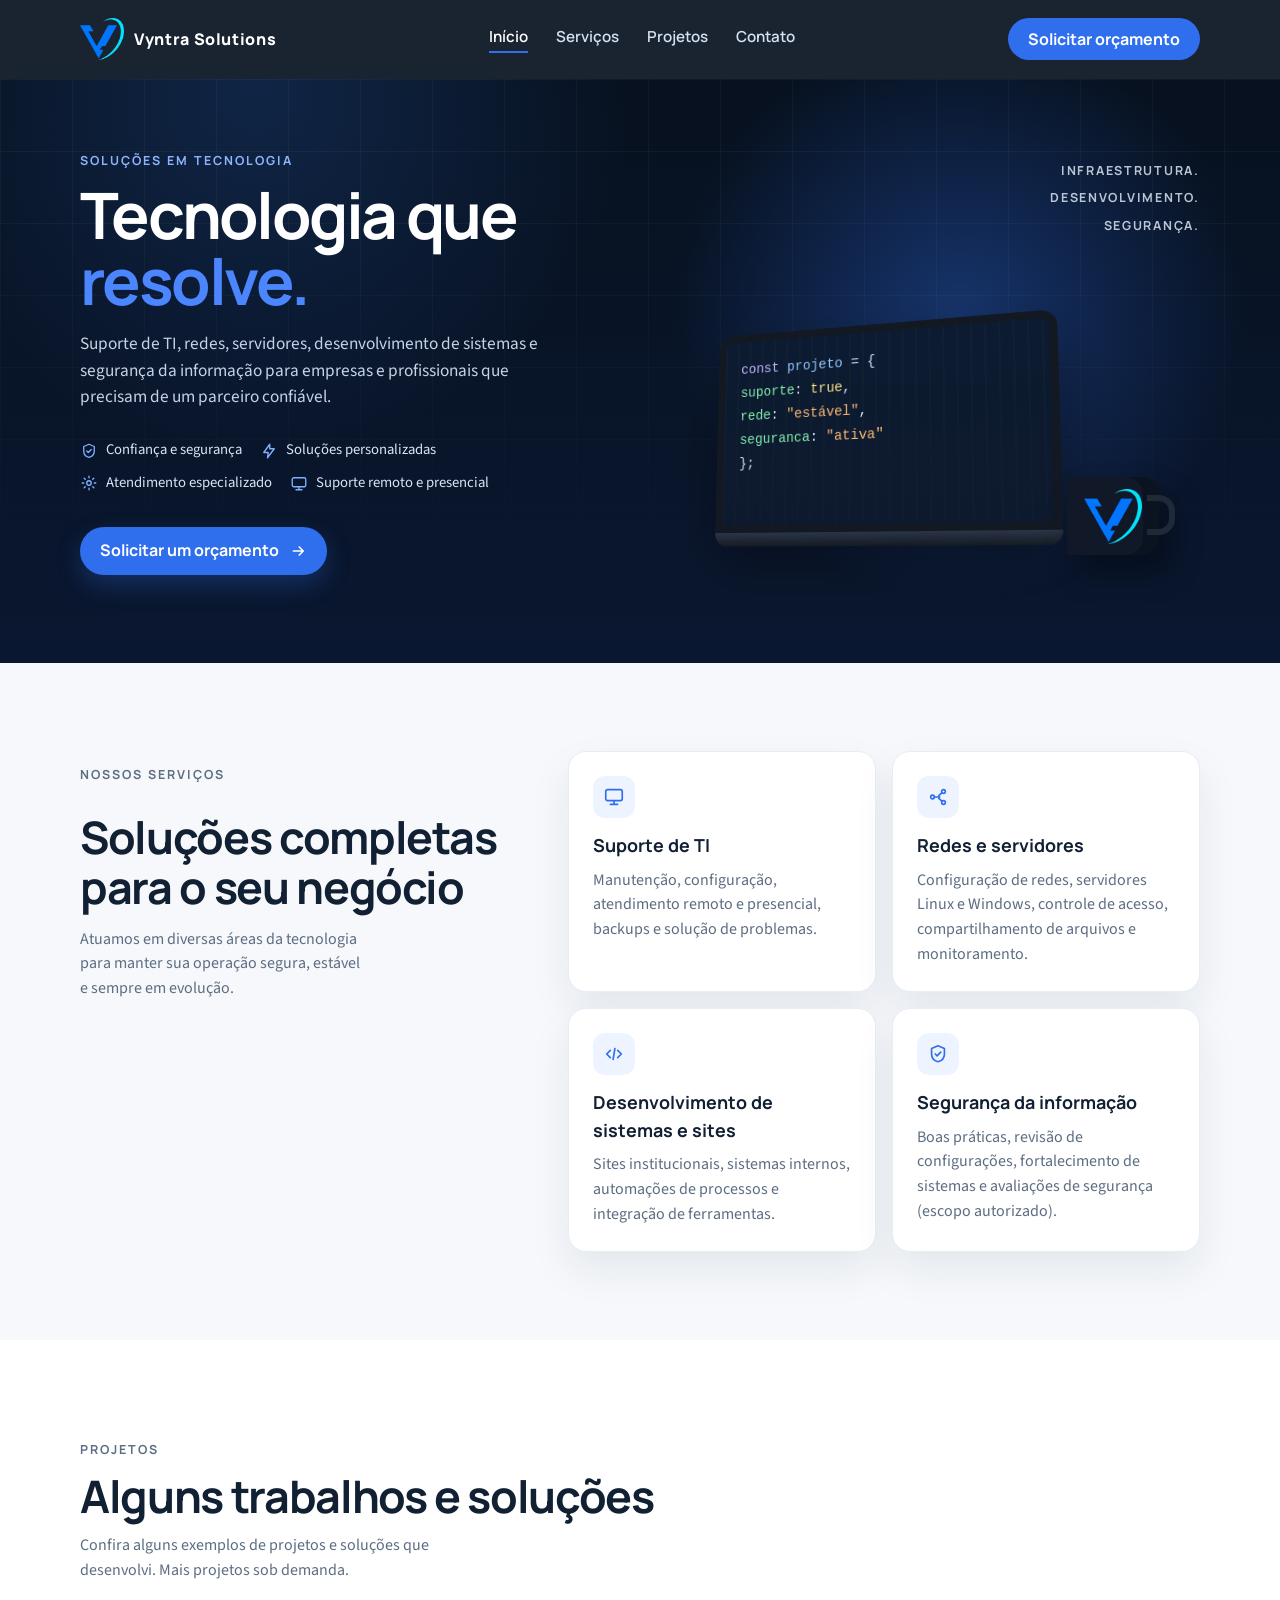
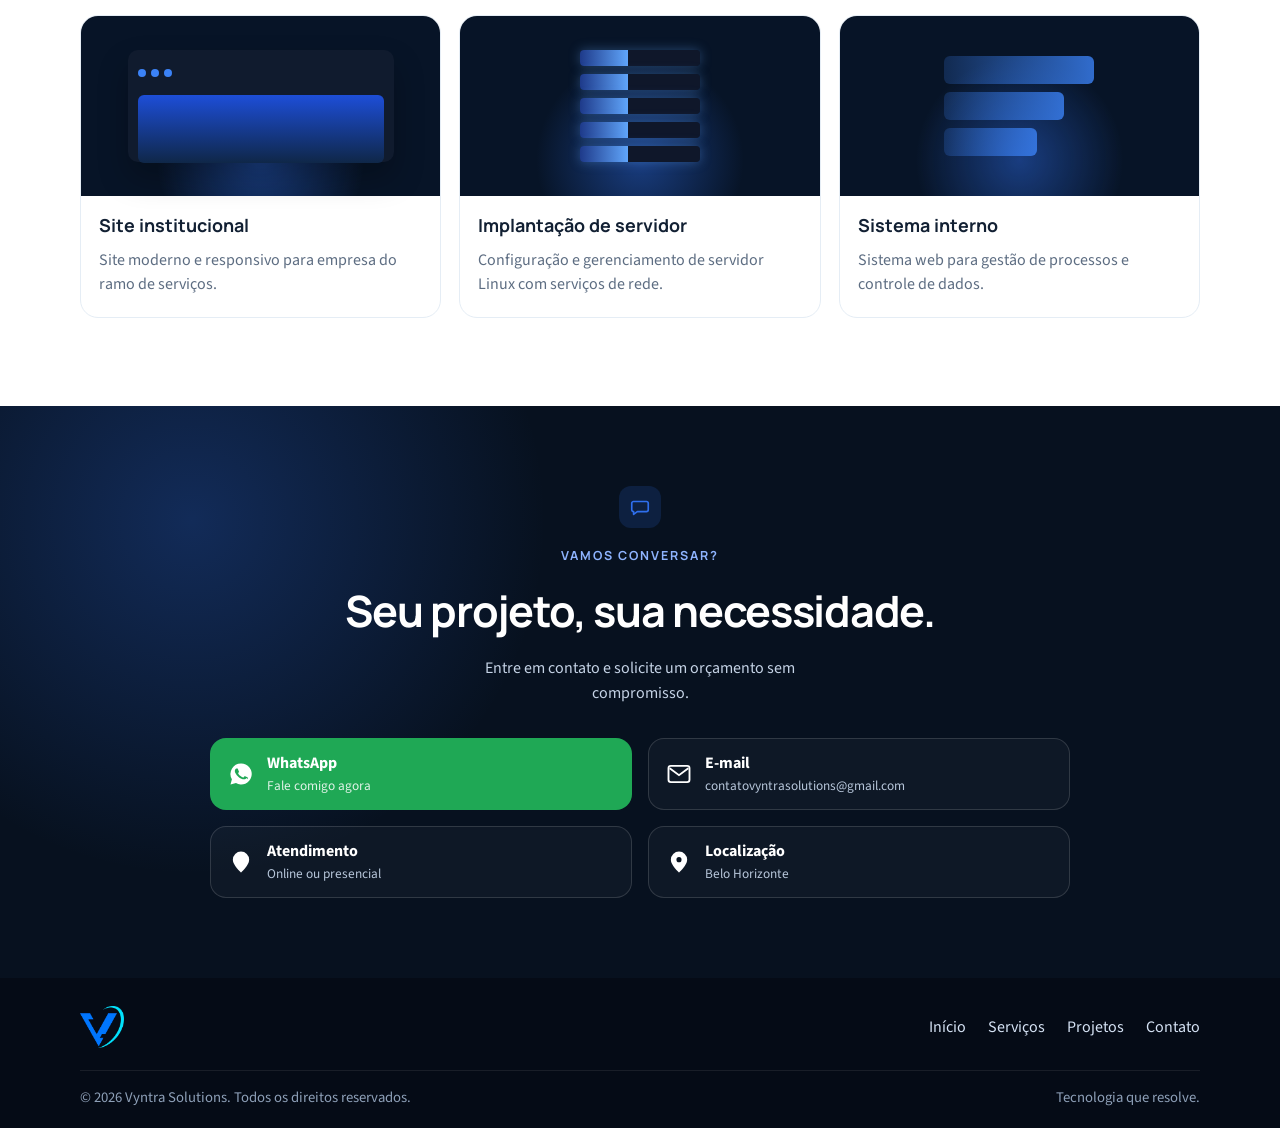
<file: index.html>
<!DOCTYPE html>
<html lang="pt-BR">
<head> 
  <!-- Google tag (gtag.js) -->
  <script async src="https://www.googletagmanager.com/gtag/js?id=G-NJP8Z92FKP"></script>
  <script>
    window.dataLayer = window.dataLayer || [];
    function gtag() {dataLayer.push(arguments);}
    gtag('js', new Date());

    gtag('config', 'G-NJP8Z92FKP');
  </script>
  <meta charset="UTF-8">
  <meta name="viewport" content="width=device-width, initial-scale=1">
  <title>Vyntra Solutions — Tecnologia que resolve</title>
  <meta name="description"
    content="Suporte de TI, redes, servidores, desenvolvimento de sistemas e segurança da informação para empresas e profissionais.">
  <link rel="icon" href="/favicon.ico" sizes="48x48">
  <link rel="icon" type="image/png" sizes="48x48" href="/assets/favicon-48.png">
  <link rel="icon" type="image/png" sizes="192x192" href="/assets/favicon-192.png">
  <link rel="apple-touch-icon" href="/assets/apple-touch-icon.png">
  <link rel="preconnect" href="https://fonts.googleapis.com">
  <link rel="preconnect" href="https://fonts.gstatic.com" crossorigin>
  <link
    href="https://fonts.googleapis.com/css2?family=Manrope:wght@500;600;700;800&family=Source+Sans+3:wght@400;500;600&display=swap"
    rel="stylesheet">
  <link rel="stylesheet" href="css/style.css">
</head>

<body>
  <header class="topo" id="topo">
    <div class="container topo-barra">
      <a class="marca" href="#inicio" aria-label="Vyntra Solutions, início">
        <img src="assets/logo.png" alt="" width="120" height="82">
        <span>Vyntra Solutions</span>
      </a>

      <button class="menu-botao" type="button" aria-expanded="false" aria-controls="menu">
        <span class="sr-only">Abrir menu</span>
        <span></span>
        <span></span>
        <span></span>
      </button>

      <nav class="menu" id="menu" aria-label="Principal">
        <a href="#inicio" aria-current="page">Início</a>
        <a href="#servicos">Serviços</a>
        <a href="#projetos">Projetos</a>
        <a href="#contato">Contato</a>
      </nav>

      <a class="botao botao-pequeno" href="#contato">Solicitar orçamento</a>
    </div>
  </header>

  <main>
    <section class="hero" id="inicio">
      <div class="container hero-grade">
        <div class="hero-texto">
          <p class="selo">Soluções em tecnologia</p>
          <h1>Tecnologia que <span>resolve.</span></h1>
          <p class="hero-resumo">
            Suporte de TI, redes, servidores, desenvolvimento de sistemas e segurança da informação para empresas e
            profissionais que precisam de um parceiro confiável.
          </p>
          <ul class="pilulas">
            <li>
              <svg viewBox="0 0 24 24" aria-hidden="true">
                <path d="M12 3l7 3v6c0 4.2-2.8 7.4-7 8.5C7.8 19.4 5 16.2 5 12V6z" />
                <path d="M9 12l2 2 4-4" />
              </svg>
              Confiança e segurança
            </li>
            <li>
              <svg viewBox="0 0 24 24" aria-hidden="true">
                <path d="M13 3L5 14h6l-1 7 9-12h-6z" />
              </svg>
              Soluções personalizadas
            </li>
            <li>
              <svg viewBox="0 0 24 24" aria-hidden="true">
                <circle cx="12" cy="12" r="3" />
                <path d="M12 3v2M12 19v2M3 12h2M19 12h2M5.6 5.6l1.4 1.4M17 17l1.4 1.4M18.4 5.6L17 7M7 17l-1.4 1.4" />
              </svg>
              Atendimento especializado
            </li>
            <li>
              <svg viewBox="0 0 24 24" aria-hidden="true">
                <rect x="3" y="5" width="18" height="12" rx="2" />
                <path d="M8 21h8M12 17v4" />
              </svg>
              Suporte remoto e presencial
            </li>
          </ul>
          <a class="botao" href="#contato">
            Solicitar um orçamento
            <svg viewBox="0 0 24 24" aria-hidden="true">
              <path d="M5 12h14M13 6l6 6-6 6" />
            </svg>
          </a>
        </div>

        <div class="hero-visual" aria-hidden="true">
          <p class="hero-pilares">
            <span>Infraestrutura.</span>
            <span>Desenvolvimento.</span>
            <span>Segurança.</span>
          </p>
          <div class="cena">
            <div class="laptop">
              <div class="laptop-tela">
                <div class="codigo">
                  <span class="c-roxo">const</span> <span class="c-azul">projeto</span> = &#123;
                  <br><span class="c-verde">suporte</span>: <span class="c-amarelo">true</span>,
                  <br><span class="c-verde">rede</span>: <span class="c-laranja">"estável"</span>,
                  <br><span class="c-verde">seguranca</span>: <span class="c-laranja">"ativa"</span>
                  <br>&#125;;
                </div>
              </div>
              <div class="laptop-base"></div>
            </div>
            <div class="caneca">
              <img src="assets/logo.png" alt="">
            </div>
          </div>
        </div>
      </div>
    </section>

    <section class="secao servicos" id="servicos">
      <div class="container servicos-grade">
        <div class="secao-intro">
          <p class="selo selo-escuro">Nossos serviços</p>
          <h2>Soluções completas para o seu negócio</h2>
          <p>
            Atuamos em diversas áreas da tecnologia para manter sua operação segura, estável e sempre em evolução.
          </p>
        </div>

        <div class="cards">
          <article class="card">
            <span class="card-icone">
              <svg viewBox="0 0 24 24" aria-hidden="true">
                <rect x="3" y="4" width="18" height="12" rx="2" />
                <path d="M8 20h8M12 16v4" />
              </svg>
            </span>
            <h3>Suporte de TI</h3>
            <p>Manutenção, configuração, atendimento remoto e presencial, backups e solução de problemas.</p>
          </article>
          <article class="card">
            <span class="card-icone">
              <svg viewBox="0 0 24 24" aria-hidden="true">
                <circle cx="6" cy="12" r="2" />
                <circle cx="18" cy="6" r="2" />
                <circle cx="18" cy="18" r="2" />
                <path d="M8 12h6M16.2 7.6l-3.4 3M16.2 16.4l-3.4-3" />
              </svg>
            </span>
            <h3>Redes e servidores</h3>
            <p>Configuração de redes, servidores Linux e Windows, controle de acesso, compartilhamento de arquivos e
              monitoramento.</p>
          </article>
          <article class="card">
            <span class="card-icone">
              <svg viewBox="0 0 24 24" aria-hidden="true">
                <path d="M8 8l-4 4 4 4M16 8l4 4-4 4M13 6l-2 12" />
              </svg>
            </span>
            <h3>Desenvolvimento de sistemas e sites</h3>
            <p>Sites institucionais, sistemas internos, automações de processos e integração de ferramentas.</p>
          </article>
          <article class="card">
            <span class="card-icone">
              <svg viewBox="0 0 24 24" aria-hidden="true">
                <path d="M12 3l7 3v6c0 4.2-2.8 7.4-7 8.5C7.8 19.4 5 16.2 5 12V6z" />
                <path d="M9 12l2 2 4-4" />
              </svg>
            </span>
            <h3>Segurança da informação</h3>
            <p>Boas práticas, revisão de configurações, fortalecimento de sistemas e avaliações de segurança (escopo
              autorizado).</p>
          </article>
        </div>
      </div>
    </section>

    <section class="secao projetos" id="projetos">
      <div class="container">
        <div class="projetos-topo">
          <div>
            <p class="selo selo-escuro">Projetos</p>
            <h2>Alguns trabalhos e soluções</h2>
            <p>Confira alguns exemplos de projetos e soluções que desenvolvi. Mais projetos sob demanda.</p>
          </div>
        </div>

        <div class="projetos-lista">
          <article class="projeto">
            <div class="projeto-capa projeto-capa-site">
              <div class="mock-browser">
                <span></span><span></span><span></span>
                <div></div>
              </div>
            </div>
            <h3>Site institucional</h3>
            <p>Site moderno e responsivo para empresa do ramo de serviços.</p>
          </article>
          <article class="projeto">
            <div class="projeto-capa projeto-capa-servidor">
              <div class="rack"><i></i><i></i><i></i><i></i><i></i></div>
            </div>
            <h3>Implantação de servidor</h3>
            <p>Configuração e gerenciamento de servidor Linux com serviços de rede.</p>
          </article>
          <article class="projeto">
            <div class="projeto-capa projeto-capa-sistema">
              <div class="painel">
                <b></b><b></b><b></b>
              </div>
            </div>
            <h3>Sistema interno</h3>
            <p>Sistema web para gestão de processos e controle de dados.</p>
          </article>
        </div>
      </div>
    </section>

    <section class="contato" id="contato">
      <div class="container contato-centro">
        <span class="contato-balao" aria-hidden="true">
          <svg viewBox="0 0 24 24">
            <path d="M5 6h14a2 2 0 012 2v7a2 2 0 01-2 2H9l-4 3v-3H5a2 2 0 01-2-2V8a2 2 0 012-2z" />
          </svg>
        </span>
        <p class="selo">Vamos conversar?</p>
        <h2>Seu projeto, sua necessidade.</h2>
        <p>Entre em contato e solicite um orçamento sem compromisso.</p>
        <div class="contato-atalhos">
          <a class="atalho atalho-whatsapp" id="atalho-whatsapp"
            href="https://wa.me/?text=Ol%C3%A1%2C%20gostaria%20de%20solicitar%20um%20or%C3%A7amento." target="_blank"
            rel="noopener noreferrer">
            <svg viewBox="0 0 24 24" aria-hidden="true">
              <path
                d="M12 3a9 9 0 00-7.8 13.5L3 21l4.7-1.2A9 9 0 1012 3zm4.6 12.4c-.2.6-1.2 1.1-1.7 1.1-.4 0-.9.2-3-.7-2.5-1.1-4.1-3.6-4.2-3.8-.1-.2-1-1.3-1-2.5s.6-1.8.9-2c.2-.2.5-.3.7-.3h.5c.2 0 .4 0 .6.5.2.6.7 2 .8 2.1.1.2.1.3 0 .5-.1.2-.2.3-.3.5l-.2.3c-.1.1-.2.2-.1.4.2.3.8 1.3 1.7 2.1 1.2 1 2.1 1.3 2.4 1.4.2.1.4.1.5-.1.2-.2.6-.7.8-.9.2-.2.3-.2.6-.1.2.1 1.5.7 1.8.8.2.1.4.2.4.3.1.3 0 .9-.2 1.5z" />
            </svg>
            <span><strong>WhatsApp</strong><small>Fale comigo agora</small></span>
          </a>
          <a class="atalho atalho-email" href="mailto:contatovyntrasolutions@gmail.com">
            <svg viewBox="0 0 24 24" aria-hidden="true">
              <rect x="3" y="5" width="18" height="14" rx="2" />
              <path d="M4 7l8 6 8-6" />
            </svg>
            <span><strong>E-mail</strong><small>contatovyntrasolutions@gmail.com</small></span>
          </a>
          <div class="atalho">
            <svg viewBox="0 0 24 24" aria-hidden="true">
              <path d="M12 21s7-6.2 7-11a7 7 0 10-14 0c0 4.8 7 11 7 11z" />
              <circle cx="12" cy="10" r="2.2" />
            </svg>
            <span><strong>Atendimento</strong><small>Online ou presencial</small></span>
          </div>
          <a class="atalho" href="https://www.google.com/maps/search/?api=1&amp;query=Belo%20Horizonte%2C%20MG"
            target="_blank" rel="noopener noreferrer">
            <svg viewBox="0 0 24 24" aria-hidden="true">
              <path d="M12 21s7-6.2 7-11a7 7 0 10-14 0c0 4.8 7 11 7 11z" />
              <circle cx="12" cy="10" r="2.2" fill="#07111f" />
            </svg>
            <span><strong>Localização</strong><small>Belo Horizonte</small></span>
          </a>
        </div>
      </div>
    </section>
  </main>

  <footer class="rodape">
    <div class="container rodape-topo">
      <a class="marca" href="#inicio" aria-label="Vyntra Solutions, início">
        <img src="assets/logo.png" alt="" width="120" height="82">
      </a>
      <nav aria-label="Rodapé">
        <a href="#inicio">Início</a>
        <a href="#servicos">Serviços</a>
        <a href="#projetos">Projetos</a>
        <a href="#contato">Contato</a>
      </nav>

    </div>
    <div class="container rodape-base">
      <p>© <span id="ano"></span> Vyntra Solutions. Todos os direitos reservados.</p>
      <p>Tecnologia que resolve.</p>
    </div>
  </footer>

  <script src="js/main.js" defer></script>
</body>

</html>
</file>
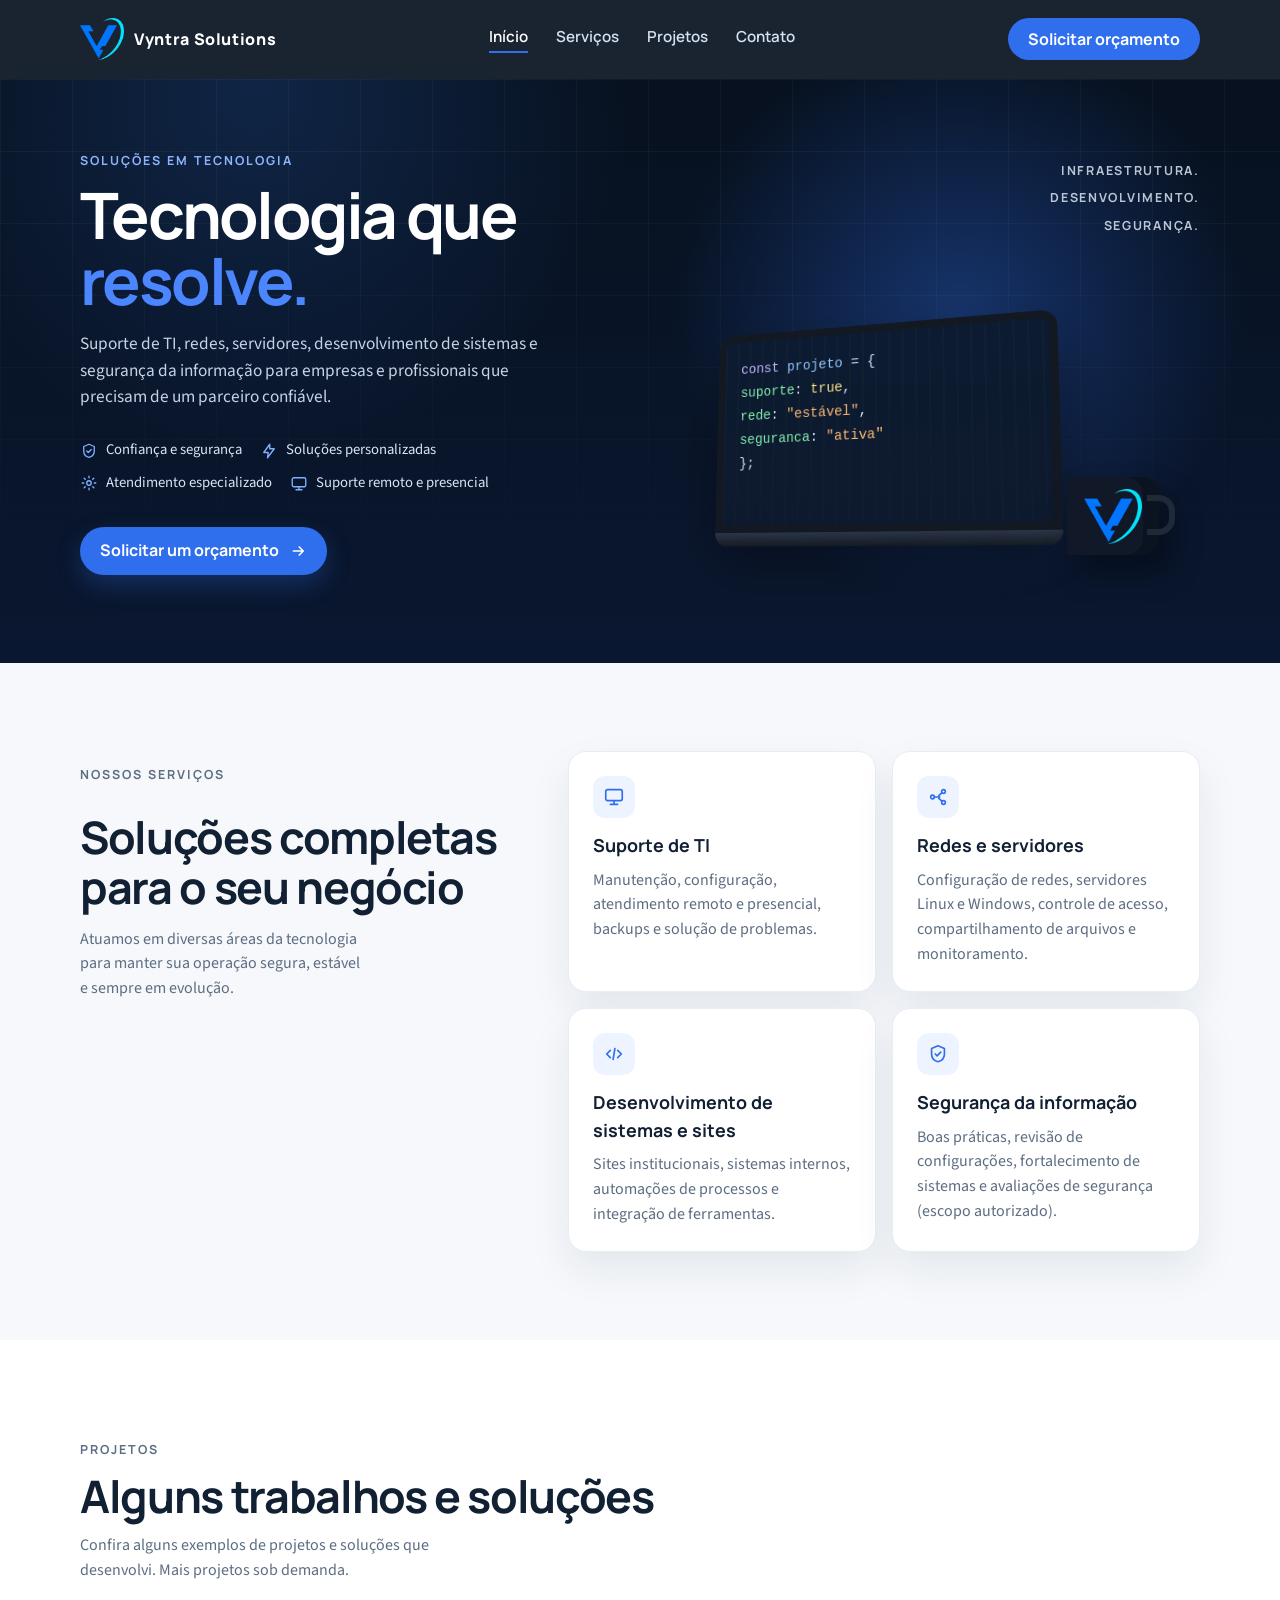
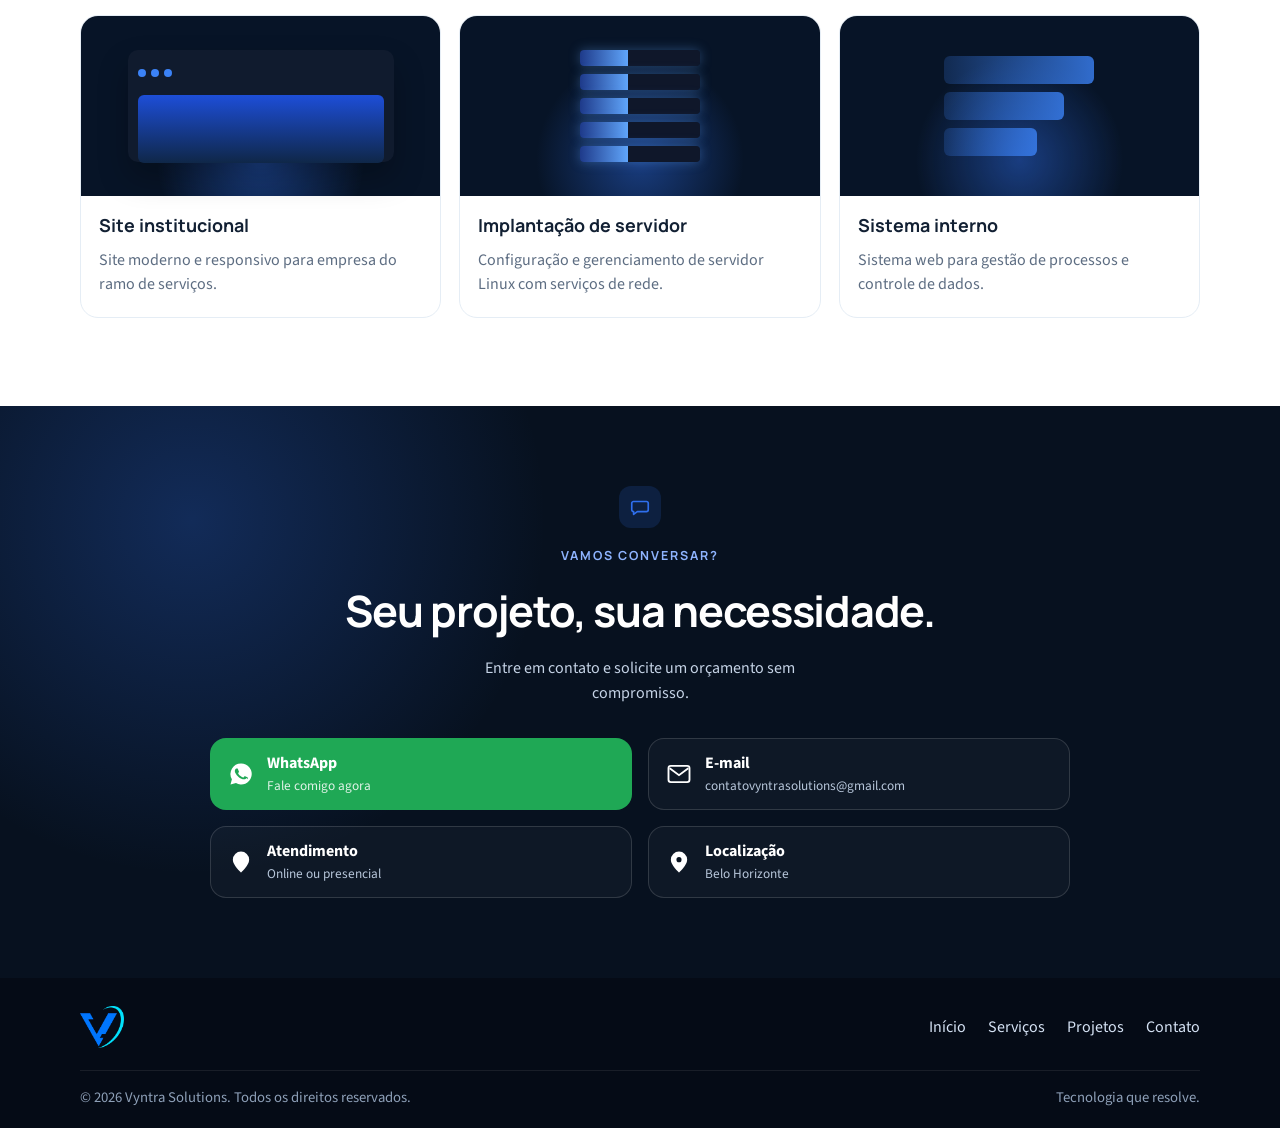
<file: html/index.html>
<!DOCTYPE html>
<html lang="pt-BR">
<head>
  <meta charset="UTF-8">
  <meta name="viewport" content="width=device-width, initial-scale=1">
  <title>Vyntra Solutions — Tecnologia que resolve</title>
  <meta name="description" content="Suporte de TI, redes, servidores, desenvolvimento de sistemas e segurança da informação para empresas e profissionais.">
  <link rel="icon" href="../assets/favicon.png" type="image/png">
  <link rel="preconnect" href="https://fonts.googleapis.com">
  <link rel="preconnect" href="https://fonts.gstatic.com" crossorigin>
  <link href="https://fonts.googleapis.com/css2?family=Manrope:wght@500;600;700;800&family=Source+Sans+3:wght@400;500;600&display=swap" rel="stylesheet">
  <link rel="stylesheet" href="../css/style.css">
</head>
<body>
  <header class="topo" id="topo">
    <div class="container topo-barra">
      <a class="marca" href="#inicio" aria-label="Vyntra Solutions, início">
        <img src="../assets/logo.png" alt="" width="120" height="82">
        <span>Vyntra Solutions</span>
      </a>

      <button class="menu-botao" type="button" aria-expanded="false" aria-controls="menu">
        <span class="sr-only">Abrir menu</span>
        <span></span>
        <span></span>
        <span></span>
      </button>

      <nav class="menu" id="menu" aria-label="Principal">
        <a href="#inicio" aria-current="page">Início</a>
        <a href="#servicos">Serviços</a>
        <a href="#projetos">Projetos</a>
        <a href="#contato">Contato</a>
      </nav>

      <a class="botao botao-pequeno" href="#contato">Solicitar orçamento</a>
    </div>
  </header>

  <main>
    <section class="hero" id="inicio">
      <div class="container hero-grade">
        <div class="hero-texto">
          <p class="selo">Soluções em tecnologia</p>
          <h1>Tecnologia que <span>resolve.</span></h1>
          <p class="hero-resumo">
            Suporte de TI, redes, servidores, desenvolvimento de sistemas e segurança da informação para empresas e profissionais que precisam de um parceiro confiável.
          </p>
          <ul class="pilulas">
            <li>
              <svg viewBox="0 0 24 24" aria-hidden="true"><path d="M12 3l7 3v6c0 4.2-2.8 7.4-7 8.5C7.8 19.4 5 16.2 5 12V6z"/><path d="M9 12l2 2 4-4"/></svg>
              Confiança e segurança
            </li>
            <li>
              <svg viewBox="0 0 24 24" aria-hidden="true"><path d="M13 3L5 14h6l-1 7 9-12h-6z"/></svg>
              Soluções personalizadas
            </li>
            <li>
              <svg viewBox="0 0 24 24" aria-hidden="true"><circle cx="12" cy="12" r="3"/><path d="M12 3v2M12 19v2M3 12h2M19 12h2M5.6 5.6l1.4 1.4M17 17l1.4 1.4M18.4 5.6L17 7M7 17l-1.4 1.4"/></svg>
              Atendimento especializado
            </li>
            <li>
              <svg viewBox="0 0 24 24" aria-hidden="true"><rect x="3" y="5" width="18" height="12" rx="2"/><path d="M8 21h8M12 17v4"/></svg>
              Suporte remoto e presencial
            </li>
          </ul>
          <a class="botao" href="#contato">
            Solicitar um orçamento
            <svg viewBox="0 0 24 24" aria-hidden="true"><path d="M5 12h14M13 6l6 6-6 6"/></svg>
          </a>
        </div>

        <div class="hero-visual" aria-hidden="true">
          <p class="hero-pilares">
            <span>Infraestrutura.</span>
            <span>Desenvolvimento.</span>
            <span>Segurança.</span>
          </p>
          <div class="cena">
            <div class="laptop">
              <div class="laptop-tela">
                <div class="codigo">
                  <span class="c-roxo">const</span> <span class="c-azul">projeto</span> = &#123;
                  <br><span class="c-verde">suporte</span>: <span class="c-amarelo">true</span>,
                  <br><span class="c-verde">rede</span>: <span class="c-laranja">"estável"</span>,
                  <br><span class="c-verde">seguranca</span>: <span class="c-laranja">"ativa"</span>
                  <br>&#125;;
                </div>
              </div>
              <div class="laptop-base"></div>
            </div>
            <div class="caneca">
              <img src="../assets/logo.png" alt="">
            </div>
          </div>
        </div>
      </div>
    </section>

    <section class="secao servicos" id="servicos">
      <div class="container servicos-grade">
        <div class="secao-intro">
          <p class="selo selo-escuro">Nossos serviços</p>
          <h2>Soluções completas para o seu negócio</h2>
          <p>
            Atuamos em diversas áreas da tecnologia para manter sua operação segura, estável e sempre em evolução.
          </p>
        </div>

        <div class="cards">
          <article class="card">
            <span class="card-icone">
              <svg viewBox="0 0 24 24" aria-hidden="true"><rect x="3" y="4" width="18" height="12" rx="2"/><path d="M8 20h8M12 16v4"/></svg>
            </span>
            <h3>Suporte de TI</h3>
            <p>Manutenção, configuração, atendimento remoto e presencial, backups e solução de problemas.</p>
          </article>
          <article class="card">
            <span class="card-icone">
              <svg viewBox="0 0 24 24" aria-hidden="true"><circle cx="6" cy="12" r="2"/><circle cx="18" cy="6" r="2"/><circle cx="18" cy="18" r="2"/><path d="M8 12h6M16.2 7.6l-3.4 3M16.2 16.4l-3.4-3"/></svg>
            </span>
            <h3>Redes e servidores</h3>
            <p>Configuração de redes, servidores Linux e Windows, controle de acesso, compartilhamento de arquivos e monitoramento.</p>
          </article>
          <article class="card">
            <span class="card-icone">
              <svg viewBox="0 0 24 24" aria-hidden="true"><path d="M8 8l-4 4 4 4M16 8l4 4-4 4M13 6l-2 12"/></svg>
            </span>
            <h3>Desenvolvimento de sistemas e sites</h3>
            <p>Sites institucionais, sistemas internos, automações de processos e integração de ferramentas.</p>
          </article>
          <article class="card">
            <span class="card-icone">
              <svg viewBox="0 0 24 24" aria-hidden="true"><path d="M12 3l7 3v6c0 4.2-2.8 7.4-7 8.5C7.8 19.4 5 16.2 5 12V6z"/><path d="M9 12l2 2 4-4"/></svg>
            </span>
            <h3>Segurança da informação</h3>
            <p>Boas práticas, revisão de configurações, fortalecimento de sistemas e avaliações de segurança (escopo autorizado).</p>
          </article>
        </div>
      </div>
    </section>

    <section class="secao projetos" id="projetos">
      <div class="container">
        <div class="projetos-topo">
          <div>
            <p class="selo selo-escuro">Projetos</p>
            <h2>Alguns trabalhos e soluções</h2>
            <p>Confira alguns exemplos de projetos e soluções que desenvolvi. Mais projetos sob demanda.</p>
          </div>
        </div>

        <div class="projetos-lista">
          <article class="projeto">
            <div class="projeto-capa projeto-capa-site">
              <div class="mock-browser">
                <span></span><span></span><span></span>
                <div></div>
              </div>
            </div>
            <h3>Site institucional</h3>
            <p>Site moderno e responsivo para empresa do ramo de serviços.</p>
          </article>
          <article class="projeto">
            <div class="projeto-capa projeto-capa-servidor">
              <div class="rack"><i></i><i></i><i></i><i></i><i></i></div>
            </div>
            <h3>Implantação de servidor</h3>
            <p>Configuração e gerenciamento de servidor Linux com serviços de rede.</p>
          </article>
          <article class="projeto">
            <div class="projeto-capa projeto-capa-sistema">
              <div class="painel">
                <b></b><b></b><b></b>
              </div>
            </div>
            <h3>Sistema interno</h3>
            <p>Sistema web para gestão de processos e controle de dados.</p>
          </article>
        </div>
      </div>
    </section>

    <section class="contato" id="contato">
      <div class="container contato-centro">
        <span class="contato-balao" aria-hidden="true">
          <svg viewBox="0 0 24 24"><path d="M5 6h14a2 2 0 012 2v7a2 2 0 01-2 2H9l-4 3v-3H5a2 2 0 01-2-2V8a2 2 0 012-2z"/></svg>
        </span>
        <p class="selo">Vamos conversar?</p>
        <h2>Seu projeto, sua necessidade.</h2>
        <p>Entre em contato e solicite um orçamento sem compromisso.</p>
        <div class="contato-atalhos">
          <a class="atalho atalho-whatsapp" id="atalho-whatsapp" href="https://wa.me/?text=Ol%C3%A1%2C%20gostaria%20de%20solicitar%20um%20or%C3%A7amento." target="_blank" rel="noopener noreferrer">
            <svg viewBox="0 0 24 24" aria-hidden="true"><path d="M12 3a9 9 0 00-7.8 13.5L3 21l4.7-1.2A9 9 0 1012 3zm4.6 12.4c-.2.6-1.2 1.1-1.7 1.1-.4 0-.9.2-3-.7-2.5-1.1-4.1-3.6-4.2-3.8-.1-.2-1-1.3-1-2.5s.6-1.8.9-2c.2-.2.5-.3.7-.3h.5c.2 0 .4 0 .6.5.2.6.7 2 .8 2.1.1.2.1.3 0 .5-.1.2-.2.3-.3.5l-.2.3c-.1.1-.2.2-.1.4.2.3.8 1.3 1.7 2.1 1.2 1 2.1 1.3 2.4 1.4.2.1.4.1.5-.1.2-.2.6-.7.8-.9.2-.2.3-.2.6-.1.2.1 1.5.7 1.8.8.2.1.4.2.4.3.1.3 0 .9-.2 1.5z"/></svg>
            <span><strong>WhatsApp</strong><small>Fale comigo agora</small></span>
          </a>
          <a class="atalho atalho-email" href="mailto:contatovyntrasolutions@gmail.com">
            <svg viewBox="0 0 24 24" aria-hidden="true"><rect x="3" y="5" width="18" height="14" rx="2"/><path d="M4 7l8 6 8-6"/></svg>
            <span><strong>E-mail</strong><small>contatovyntrasolutions@gmail.com</small></span>
          </a>
          <div class="atalho">
            <svg viewBox="0 0 24 24" aria-hidden="true"><path d="M12 21s7-6.2 7-11a7 7 0 10-14 0c0 4.8 7 11 7 11z"/><circle cx="12" cy="10" r="2.2"/></svg>
            <span><strong>Atendimento</strong><small>Online ou presencial</small></span>
          </div>
          <a class="atalho" href="https://www.google.com/maps/search/?api=1&amp;query=Belo%20Horizonte%2C%20MG" target="_blank" rel="noopener noreferrer">
            <svg viewBox="0 0 24 24" aria-hidden="true"><path d="M12 21s7-6.2 7-11a7 7 0 10-14 0c0 4.8 7 11 7 11z"/><circle cx="12" cy="10" r="2.2" fill="#07111f"/></svg>
            <span><strong>Localização</strong><small>Belo Horizonte</small></span>
          </a>
        </div>
      </div>
    </section>
  </main>

  <footer class="rodape">
    <div class="container rodape-topo">
      <a class="marca" href="#inicio" aria-label="Vyntra Solutions, início">
        <img src="../assets/logo.png" alt="" width="120" height="82">
      </a>
      <nav aria-label="Rodapé">
        <a href="#inicio">Início</a>
        <a href="#servicos">Serviços</a>
        <a href="#projetos">Projetos</a>
        <a href="#contato">Contato</a>
      </nav>
      
    </div>
    <div class="container rodape-base">
      <p>© <span id="ano"></span> Vyntra Solutions. Todos os direitos reservados.</p>
      <p>Tecnologia que resolve.</p>
    </div>
  </footer>

  <script src="../js/main.js" defer></script>
</body>
</html>
</file>
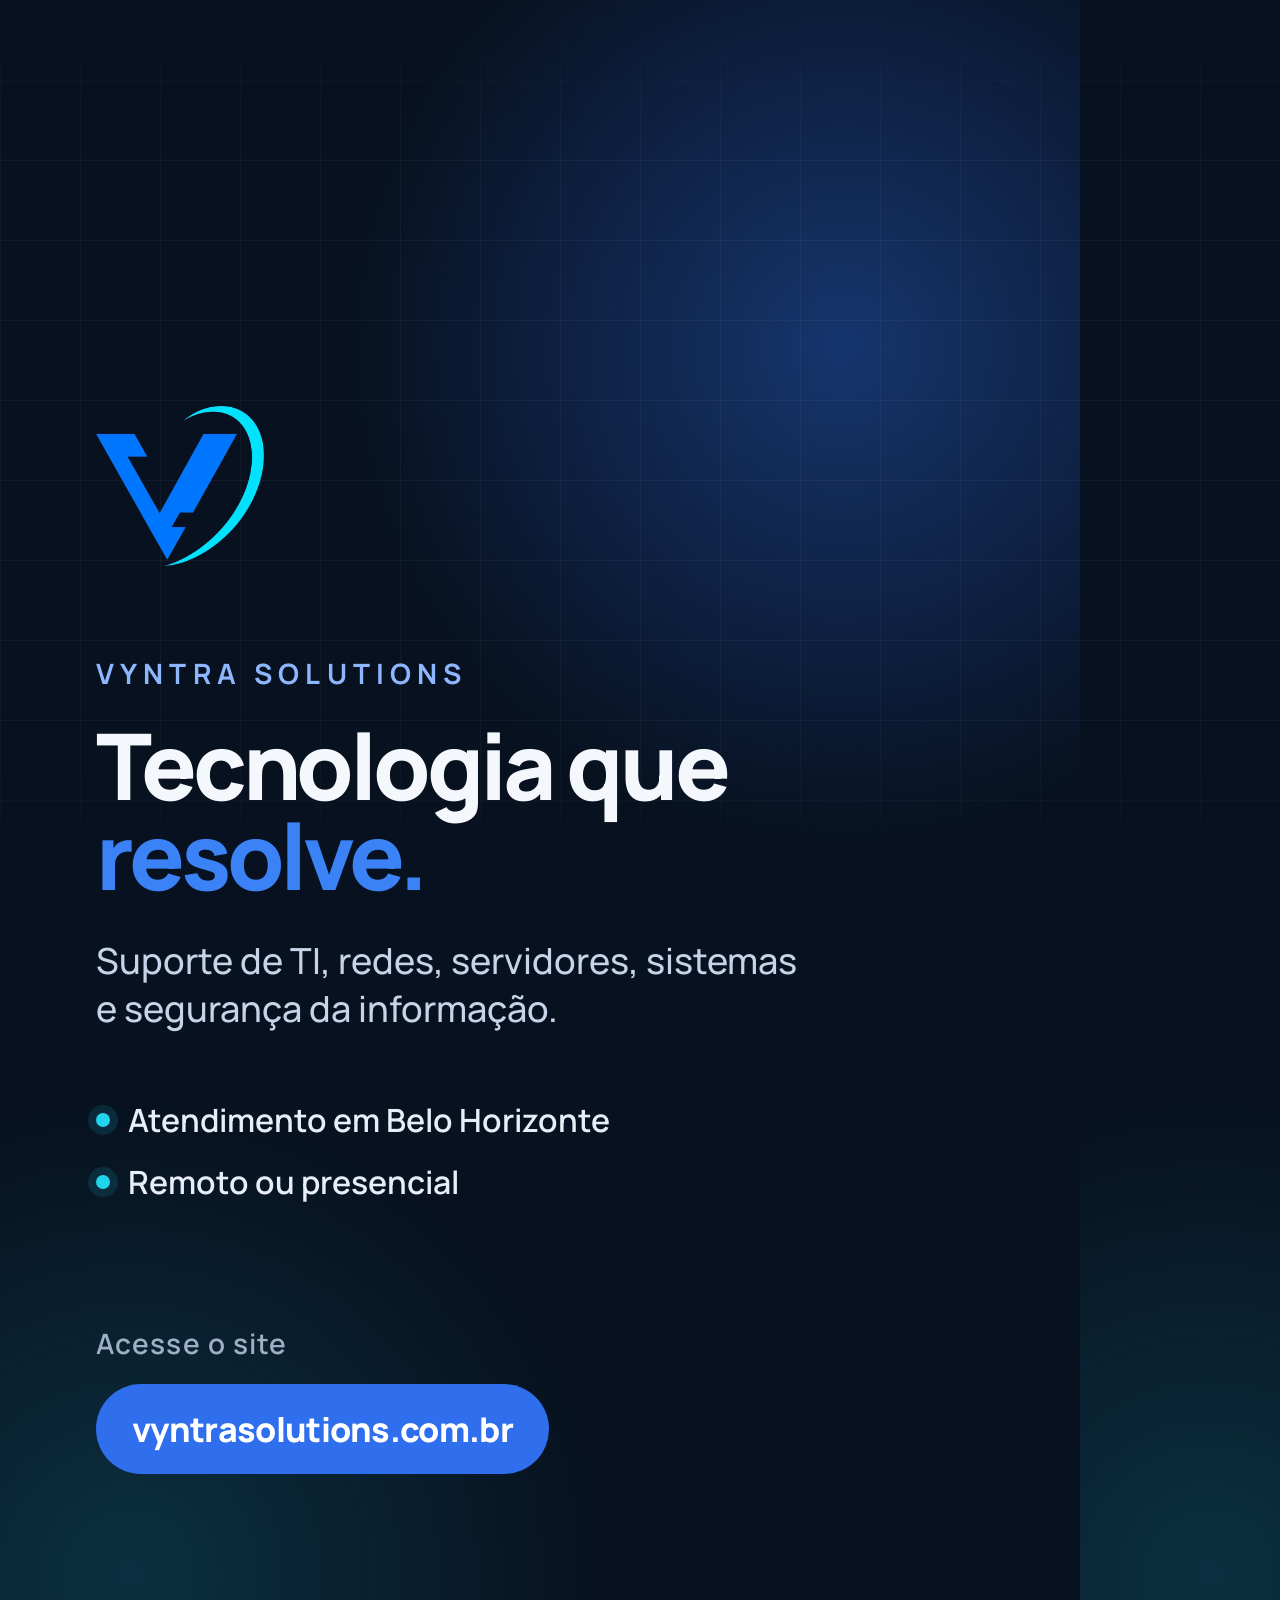
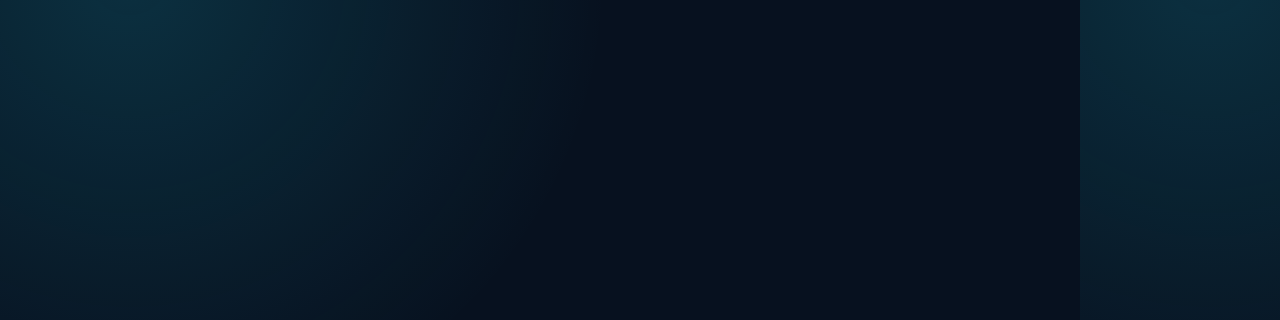
<file: assets/status-whatsapp.html>
<!DOCTYPE html>
<html lang="pt-BR">
<head>
  <meta charset="UTF-8">
  <link rel="preconnect" href="https://fonts.googleapis.com">
  <link rel="preconnect" href="https://fonts.gstatic.com" crossorigin>
  <link href="https://fonts.googleapis.com/css2?family=Manrope:wght@500;600;700;800&display=swap" rel="stylesheet">
  <style>
    * { box-sizing: border-box; margin: 0; padding: 0; }
    html, body { width: 1080px; height: 1920px; overflow: hidden; }
    body {
      font-family: Manrope, sans-serif;
      color: #f4f7fb;
      background:
        radial-gradient(circle at 78% 18%, rgba(47, 111, 237, 0.38), transparent 28%),
        radial-gradient(circle at 12% 82%, rgba(34, 211, 238, 0.16), transparent 26%),
        #07111f;
    }
    .grade {
      position: absolute;
      inset: 0;
      background-image:
        linear-gradient(rgba(255,255,255,0.045) 1px, transparent 1px),
        linear-gradient(90deg, rgba(255,255,255,0.045) 1px, transparent 1px);
      background-size: 80px 80px;
      mask-image: linear-gradient(180deg, transparent 0%, #000 18%, #000 78%, transparent 100%);
    }
    .quadro {
      position: relative;
      height: 1920px;
      padding: 180px 96px 220px;
      display: flex;
      flex-direction: column;
      justify-content: center;
    }
    .marca { width: 168px; height: auto; }
    .selo {
      margin-top: 88px;
      color: #8eb6ff;
      font-size: 28px;
      font-weight: 700;
      letter-spacing: 0.22em;
      text-transform: uppercase;
    }
    h1 {
      margin-top: 28px;
      max-width: 860px;
      font-size: 92px;
      line-height: 0.98;
      letter-spacing: -0.045em;
      font-weight: 800;
    }
    h1 span { color: #3b82f6; }
    .resumo {
      margin-top: 36px;
      max-width: 720px;
      color: #c5d4e8;
      font-size: 36px;
      line-height: 1.35;
      font-weight: 500;
    }
    .lista {
      margin-top: 64px;
      display: grid;
      gap: 18px;
    }
    .lista div {
      display: flex;
      align-items: center;
      gap: 18px;
      color: #e8eef7;
      font-size: 32px;
      font-weight: 600;
    }
    .lista i {
      width: 14px;
      height: 14px;
      border-radius: 50%;
      background: #22d3ee;
      box-shadow: 0 0 0 8px rgba(34, 211, 238, 0.12);
    }
    .rodape { margin-top: 120px; }
    .cidade {
      color: #9fb0c6;
      font-size: 28px;
      font-weight: 600;
      letter-spacing: 0.04em;
    }
    .link {
      display: inline-flex;
      margin-top: 22px;
      padding: 22px 36px;
      border-radius: 999px;
      background: #2f6fed;
      color: white;
      font-size: 34px;
      font-weight: 800;
      letter-spacing: -0.02em;
    }
  </style>
</head>
<body>
  <div class="grade"></div>
  <main class="quadro">
    <img class="marca" src="logo.png" alt="">
    <p class="selo">Vyntra Solutions</p>
    <h1>Tecnologia que <span>resolve.</span></h1>
    <p class="resumo">Suporte de TI, redes, servidores, sistemas e segurança da informação.</p>
    <div class="lista">
      <div><i></i>Atendimento em Belo Horizonte</div>
      <div><i></i>Remoto ou presencial</div>
    </div>
    <div class="rodape">
      <p class="cidade">Acesse o site</p>
      <p class="link">vyntrasolutions.com.br</p>
    </div>
  </main>
</body>
</html>
</file>
<file: css/style.css>
:root {
  --azul: #2f6fed;
  --azul-forte: #1d4ed8;
  --azul-suave: #dbe7ff;
  --navy: #07111f;
  --navy-2: #0c1a33;
  --texto: #122033;
  --muted: #5d6d82;
  --linha: #e5edf5;
  --fundo: #f6f8fb;
  --branco: #ffffff;
  --whatsapp: #1fa855;
  --sombra: 0 18px 40px rgba(16, 36, 69, 0.08);
  --max: 1120px;
  --fonte: "Source Sans 3", "Segoe UI", sans-serif;
  --display: "Manrope", "Segoe UI", sans-serif;
}

* { box-sizing: border-box; }
html { scroll-behavior: smooth; }
body {
  margin: 0;
  overflow-x: hidden;
  font-family: var(--fonte);
  color: var(--texto);
  background: var(--branco);
  line-height: 1.55;
}
img, svg { display: block; max-width: 100%; }
a { color: inherit; text-decoration: none; }
button, input, textarea { font: inherit; }
h1, h2, h3, p { margin: 0; }
ul { margin: 0; padding: 0; list-style: none; }

.sr-only {
  position: absolute;
  width: 1px;
  height: 1px;
  padding: 0;
  margin: -1px;
  overflow: hidden;
  clip: rect(0, 0, 0, 0);
  border: 0;
}

.container {
  width: min(var(--max), calc(100% - 40px));
  margin-inline: auto;
}

.selo {
  margin-bottom: 12px;
  color: #8eb4ff;
  font-family: var(--display);
  font-size: 0.78rem;
  font-weight: 700;
  letter-spacing: 0.16em;
  text-transform: uppercase;
}
.selo-escuro { color: var(--azul); }

.botao {
  display: inline-flex;
  align-items: center;
  justify-content: center;
  gap: 10px;
  min-height: 48px;
  padding: 0 20px;
  border: 0;
  border-radius: 999px;
  background: var(--azul);
  color: white;
  font-family: var(--display);
  font-weight: 700;
  cursor: pointer;
  box-shadow: 0 10px 24px rgba(47, 111, 237, 0.28);
}
.botao svg { width: 18px; height: 18px; fill: none; stroke: currentColor; stroke-width: 2; }
.botao:hover { background: var(--azul-forte); }
.botao:disabled { opacity: 0.7; cursor: progress; }
.botao-pequeno { min-height: 42px; box-shadow: none; }
.botao-claro {
  background: white;
  color: var(--azul-forte);
  border: 1px solid #d5e2f5;
  box-shadow: none;
}
.botao-claro:hover { background: #f3f7ff; }

.marca {
  display: inline-flex;
  align-items: center;
  gap: 10px;
  color: white;
  font-family: var(--display);
  font-weight: 800;
  letter-spacing: 0.04em;
}
.marca img { height: 42px; width: auto; }
.marca span { font-size: 1rem; white-space: nowrap; }

.topo {
  position: sticky;
  top: 0;
  z-index: 20;
  background: rgba(7, 17, 31, 0.92);
  backdrop-filter: blur(16px);
  border-bottom: 1px solid transparent;
}
.topo-solido { border-bottom-color: rgba(255, 255, 255, 0.06); }
.topo-barra {
  display: grid;
  grid-template-columns: auto 1fr auto;
  align-items: center;
  gap: 24px;
  min-height: 78px;
}
.menu {
  display: flex;
  justify-content: center;
  gap: 28px;
}
.menu a {
  color: #d5e2f4;
  font-family: var(--display);
  font-weight: 600;
  font-size: 0.95rem;
}
.menu a[aria-current="page"] {
  color: white;
  box-shadow: inset 0 -2px 0 var(--azul);
  padding-bottom: 4px;
}
.menu-botao {
  display: none;
  width: 44px;
  height: 44px;
  padding: 10px;
  border: 1px solid rgba(255, 255, 255, 0.12);
  border-radius: 12px;
  background: transparent;
}
.menu-botao span:not(.sr-only) {
  display: block;
  height: 2px;
  margin: 5px 0;
  background: white;
}

.hero {
  position: relative;
  overflow: hidden;
  color: white;
  background:
    radial-gradient(circle at 75% 40%, rgba(47, 111, 237, 0.35), transparent 28%),
    radial-gradient(circle at 20% 0%, rgba(56, 130, 246, 0.18), transparent 32%),
    linear-gradient(180deg, #07111f 0%, #0a1730 100%);
}
.hero::before {
  content: "";
  position: absolute;
  inset: 0;
  background-image:
    linear-gradient(rgba(255, 255, 255, 0.04) 1px, transparent 1px),
    linear-gradient(90deg, rgba(255, 255, 255, 0.04) 1px, transparent 1px);
  background-size: 72px 72px;
  mask-image: linear-gradient(180deg, #000 20%, transparent 90%);
}
.hero-grade {
  position: relative;
  display: grid;
  grid-template-columns: 1.05fr 0.95fr;
  gap: 48px;
  align-items: center;
  padding: 72px 0 88px;
}
.hero h1 {
  max-width: 11ch;
  font-family: var(--display);
  font-size: clamp(2.6rem, 5vw, 4.4rem);
  line-height: 1.02;
  letter-spacing: -0.04em;
}
.hero h1 span { color: #4c86ff; }
.hero-resumo {
  max-width: 52ch;
  margin-top: 18px;
  color: #c5d3e6;
  font-size: 1.08rem;
}
.pilulas {
  display: flex;
  flex-wrap: wrap;
  gap: 10px 18px;
  margin: 28px 0 32px;
}
.pilulas li {
  display: flex;
  align-items: center;
  gap: 8px;
  color: #d7e4f6;
  font-size: 0.92rem;
}
.pilulas svg {
  width: 18px;
  height: 18px;
  fill: none;
  stroke: #7eb0ff;
  stroke-width: 1.8;
  stroke-linecap: round;
  stroke-linejoin: round;
}
.hero-visual { position: relative; min-height: 420px; }
.hero-pilares {
  position: absolute;
  top: 8px;
  right: 0;
  color: rgba(226, 236, 248, 0.82);
  font-family: var(--display);
  font-weight: 700;
  letter-spacing: 0.14em;
  text-align: right;
  text-transform: uppercase;
  font-size: 0.78rem;
}
.hero-pilares span { display: block; margin-bottom: 8px; }
.cena {
  position: absolute;
  right: 8%;
  bottom: 0;
  width: min(460px, 100%);
  height: 320px;
}
.laptop {
  position: absolute;
  left: 0;
  bottom: 28px;
  width: 78%;
  transform: perspective(900px) rotateX(8deg) rotateY(-18deg);
}
.laptop-tela {
  height: 210px;
  padding: 18px;
  border: 8px solid #121923;
  border-radius: 16px 16px 0 0;
  background:
    linear-gradient(180deg, rgba(15, 23, 42, 0.2), rgba(15, 23, 42, 0.55)),
    repeating-linear-gradient(90deg, #123 0 2px, transparent 2px 14px),
    #0b1c33;
  box-shadow: 0 30px 60px rgba(0, 0, 0, 0.35);
}
.codigo {
  color: #dbe7ff;
  font-family: ui-monospace, SFMono-Regular, Menlo, Consolas, monospace;
  font-size: 0.92rem;
  line-height: 1.7;
}
.c-roxo { color: #c4b5fd; }
.c-azul { color: #93c5fd; }
.c-verde { color: #86efac; }
.c-amarelo { color: #fde68a; }
.c-laranja { color: #fdba74; }
.laptop-base {
  height: 14px;
  border-radius: 0 0 16px 16px;
  background: linear-gradient(#2a3546, #151b24);
}
.caneca {
  position: absolute;
  right: 0;
  bottom: 18px;
  width: 92px;
  height: 78px;
  border-radius: 0 18px 18px 0;
  background: #111827;
  box-shadow: inset -16px 0 0 #0b1220, 12px 18px 30px rgba(0, 0, 0, 0.35);
}
.caneca::after {
  content: "";
  position: absolute;
  right: -16px;
  top: 18px;
  width: 22px;
  height: 28px;
  border: 6px solid #1f2937;
  border-left: 0;
  border-radius: 0 16px 16px 0;
}
.caneca img { width: 58px; margin: 12px auto 0; }

.secao, .contato { scroll-margin-top: 86px; }
.secao { padding: 88px 0; background: var(--fundo); }
.secao h2 {
  font-family: var(--display);
  font-size: clamp(2rem, 4vw, 2.8rem);
  line-height: 1.12;
  letter-spacing: -0.03em;
}
.secao-intro p,
.projetos-topo p,
.projeto p,
.card p { color: var(--muted); }
.secao-intro p { margin: 14px 0 28px; max-width: 36ch; }

.servicos-grade {
  display: grid;
  grid-template-columns: 0.82fr 1.18fr;
  gap: 48px;
  align-items: start;
}
.cards {
  display: grid;
  grid-template-columns: 1fr 1fr;
  gap: 16px;
}
.card {
  padding: 24px;
  border: 1px solid var(--linha);
  border-radius: 18px;
  background: white;
  box-shadow: var(--sombra);
}
.card h3, .projeto h3 {
  margin: 14px 0 8px;
  font-family: var(--display);
  font-size: 1.12rem;
}
.card-icone, .contato-balao {
  display: grid;
  place-items: center;
  width: 42px;
  height: 42px;
  border-radius: 12px;
  background: #eef4ff;
}
.card-icone svg, .contato-balao svg {
  width: 22px;
  height: 22px;
  fill: none;
  stroke: var(--azul);
  stroke-width: 1.8;
  stroke-linecap: round;
  stroke-linejoin: round;
}

.projetos { background: white; }
.projetos-topo {
  display: flex;
  justify-content: space-between;
  align-items: flex-end;
  gap: 24px;
  margin-bottom: 32px;
}
.projetos-topo p { max-width: 46ch; margin-top: 12px; }
.projetos-lista {
  display: grid;
  grid-template-columns: repeat(3, 1fr);
  gap: 18px;
}
.projeto {
  overflow: hidden;
  border: 1px solid var(--linha);
  border-radius: 18px;
  background: white;
}
.projeto h3, .projeto p { margin-inline: 18px; }
.projeto p { margin-bottom: 20px; }
.projeto-capa {
  height: 180px;
  margin-bottom: 16px;
  background: #07111f;
}
.projeto-capa-site, .projeto-capa-servidor, .projeto-capa-sistema {
  display: grid;
  place-items: center;
  background:
    radial-gradient(circle at 50% 80%, rgba(47, 111, 237, 0.45), transparent 45%),
    #071427;
}
.mock-browser {
  width: 74%;
  height: 112px;
  padding: 10px;
  border-radius: 10px;
  background: #101b2e;
  box-shadow: 0 16px 30px rgba(0, 0, 0, 0.25);
}
.mock-browser span {
  display: inline-block;
  width: 8px;
  height: 8px;
  margin-right: 5px;
  border-radius: 50%;
  background: #3b82f6;
}
.mock-browser div {
  height: 68px;
  margin-top: 10px;
  border-radius: 6px;
  background: linear-gradient(#1d4ed8, #0f2748);
}
.rack {
  display: grid;
  gap: 8px;
  width: 120px;
}
.rack i {
  display: block;
  height: 16px;
  border-radius: 4px;
  background: linear-gradient(90deg, #1e3a8a, #60a5fa 40%, #0f172a 40%);
  box-shadow: 0 0 12px rgba(96, 165, 250, 0.35);
}
.painel { display: grid; gap: 8px; width: 150px; }
.painel b {
  display: block;
  height: 28px;
  border-radius: 6px;
  background: linear-gradient(90deg, rgba(59, 130, 246, 0.2), rgba(59, 130, 246, 0.8));
}
.painel b:nth-child(2) { width: 80%; }
.painel b:nth-child(3) { width: 62%; }

.contato {
  padding: 80px 0;
  color: white;
  background:
    radial-gradient(circle at 15% 20%, rgba(47, 111, 237, 0.28), transparent 30%),
    #07111f;
}
.contato-centro { max-width: 860px; text-align: center; }
.contato h2 {
  font-family: var(--display);
  font-size: clamp(2rem, 4vw, 2.7rem);
  letter-spacing: -0.03em;
}
.contato-centro > p:last-of-type { max-width: 42ch; margin: 12px auto 0; color: #c5d3e6; }
.contato-balao { margin: 0 auto 18px; background: rgba(47, 111, 237, 0.16); }
.contato-atalhos {
  display: grid;
  grid-template-columns: repeat(2, minmax(0, 1fr));
  gap: 16px;
  margin-top: 32px;
  text-align: left;
}
.atalho {
  display: flex;
  align-items: center;
  gap: 12px;
  min-height: 72px;
  padding: 12px 16px;
  border: 1px solid rgba(255, 255, 255, 0.14);
  border-radius: 16px;
  background: rgba(255, 255, 255, 0.03);
}
.atalho svg { width: 28px; height: 28px; fill: currentColor; }
.atalho strong, .atalho small { display: block; }
.atalho small { color: #b7c6da; overflow-wrap: anywhere; }
.atalho-whatsapp { background: var(--whatsapp); border-color: transparent; }
.atalho-whatsapp small { color: rgba(255, 255, 255, 0.86); }
.atalho-email svg { fill: none; stroke: currentColor; stroke-width: 1.6; }

.rodape {
  padding: 28px 0 18px;
  color: #d5e2f4;
  background: #050b16;
}
.rodape-topo, .rodape-base {
  display: flex;
  align-items: center;
  justify-content: space-between;
  gap: 20px;
}
.rodape nav { display: flex; gap: 22px; }
.rodape-base {
  margin-top: 22px;
  padding-top: 16px;
  border-top: 1px solid rgba(255, 255, 255, 0.08);
  color: #8ea0b8;
  font-size: 0.92rem;
}
.sociais { display: flex; gap: 10px; }
.sociais a {
  display: grid;
  place-items: center;
  width: 36px;
  height: 36px;
  border: 1px solid rgba(255, 255, 255, 0.12);
  border-radius: 50%;
}
.sociais svg { width: 16px; height: 16px; fill: none; stroke: white; stroke-width: 1.7; }

@media (max-width: 900px) {
  .topo-barra { grid-template-columns: auto auto; }
  .topo .botao-pequeno { display: none; }
  .menu-botao { display: block; justify-self: end; }
  .menu {
    display: none;
    position: absolute;
    top: 78px;
    left: 0;
    right: 0;
    flex-direction: column;
    gap: 0;
    padding: 8px 20px 16px;
    background: #07111f;
  }
  .menu.aberto { display: flex; }
  .menu a { padding: 14px 0; border-bottom: 1px solid rgba(255, 255, 255, 0.06); }
  .hero-grade, .servicos-grade, .projetos-lista, .cards, .contato-atalhos {
    grid-template-columns: 1fr;
  }
  .hero-visual { min-height: 300px; }
  .hero-pilares { position: static; text-align: left; margin-bottom: 16px; }
  .cena { position: relative; right: auto; height: 280px; }
  .projetos-topo, .rodape-topo, .rodape-base { align-items: flex-start; flex-direction: column; }
}

@media (prefers-reduced-motion: reduce) {
  html { scroll-behavior: auto; }
}
</file>
